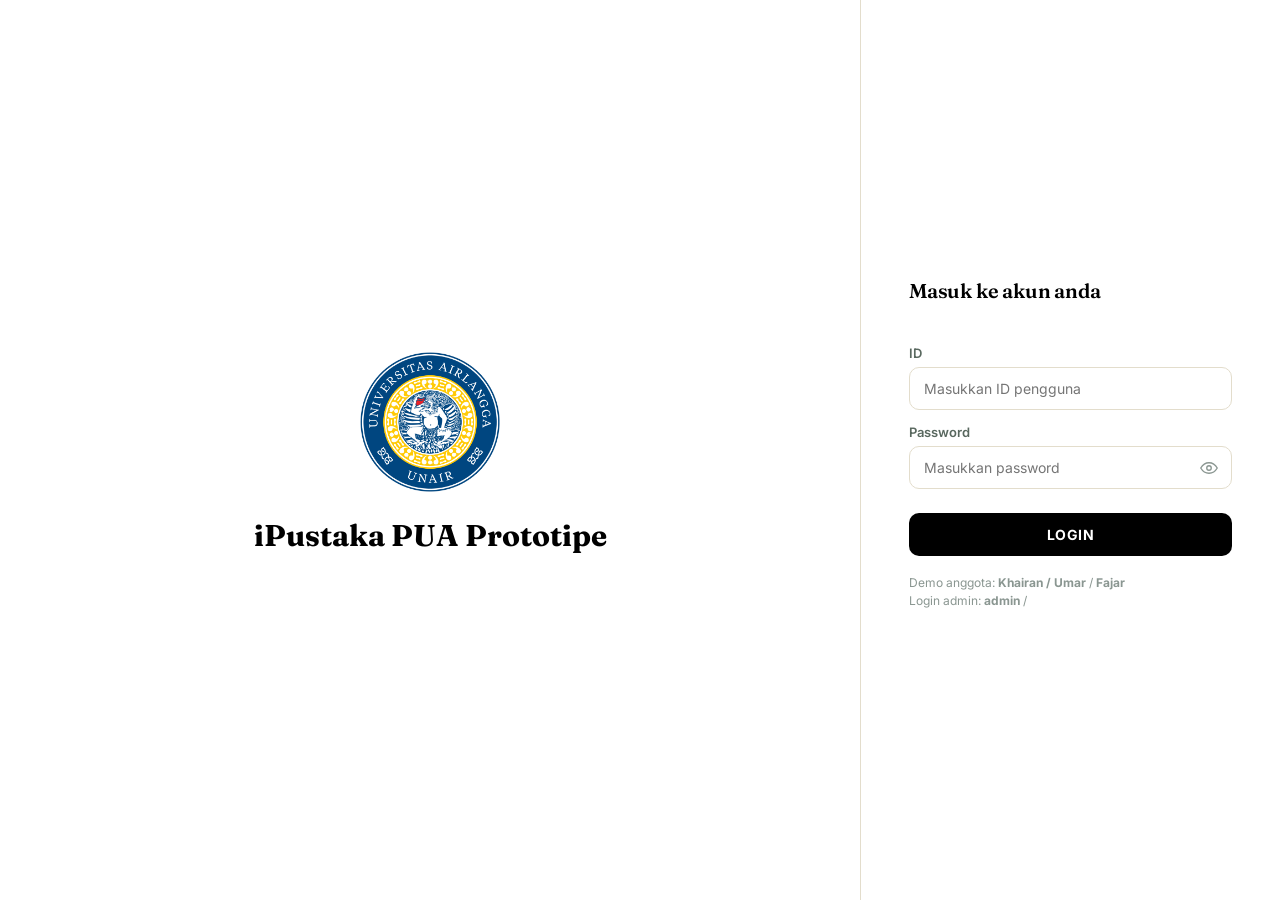
<file: index.html>
<!DOCTYPE html>
<html lang="id">
<head>
<meta charset="UTF-8">
<meta name="viewport" content="width=device-width, initial-scale=1.0">
<title>iPustaka PUA — Login</title>
<link rel="preconnect" href="https://fonts.googleapis.com">
<link href="https://fonts.googleapis.com/css2?family=Fraunces:opsz,wght@9..144,400;9..144,500;9..144,600;9..144,700&family=Inter:wght@400;500;600;700&display=swap" rel="stylesheet">
<link rel="stylesheet" href="style.css">
<script>
  // Kalau sudah login, langsung lempar ke halaman yang sesuai perannya.
  (function () {
    try {
      var raw = localStorage.getItem('ipustaka_session');
      if (raw) {
        var s = JSON.parse(raw);
        window.location.href = (s && s.role === 'admin') ? 'admin-dashboard.html' : 'menu.html';
      }
    } catch (e) {}
  })();
</script>
</head>
<body class="login-body">

<div class="login-screen">
  <div class="login-brand">
    <div class="login-logo-wrap">
      <!--
        Ganti logo: taruh file gambar bernama persis "LOGO-LOGIN.png"
        di folder yang sama dengan file ini. Format lain (.jpg/.jpeg/.webp)
        juga bisa, tinggal sesuaikan nama file di atribut src di bawah ini.
      -->
      <img class="login-logo" src="LOGO-LOGIN.png" alt="Logo institusi"
           onerror="this.style.display='none'; document.getElementById('login-logo-fallback').style.display='flex';">
      <div class="login-logo-fallback" id="login-logo-fallback">
        <svg viewBox="0 0 24 24" fill="none" stroke="#F8F5EE" stroke-width="1.6" stroke-linecap="round" stroke-linejoin="round"><path d="M4 5c3-1.5 6-1.5 8 0v14c-2-1.5-5-1.5-8 0z"/><path d="M20 5c-3-1.5-6-1.5-8 0v14c2-1.5 5-1.5 8 0z"/></svg>
      </div>
    </div>
    <div class="login-brand-title">iPustaka PUA Prototipe</div>
  </div>

  <div class="login-panel">
    <h1 class="login-panel-title">Masuk ke akun anda</h1>
    <form id="login-form" class="login-form" novalidate>
      <label class="login-label" for="login-id">ID</label>
      <input class="login-input" type="text" id="login-id" placeholder="Masukkan ID pengguna" autocomplete="username">

      <label class="login-label" for="login-password">Password</label>
      <div class="login-password-wrap">
        <input class="login-input" type="password" id="login-password" placeholder="Masukkan password" autocomplete="current-password">
        <button type="button" class="login-eye" id="login-eye" aria-label="Tampilkan password">
          <svg viewBox="0 0 24 24" fill="none" stroke="currentColor" stroke-width="1.8" stroke-linecap="round" stroke-linejoin="round"><path d="M1 12s4-7 11-7 11 7 11 7-4 7-11 7-11-7-11-7z"/><circle cx="12" cy="12" r="3"/></svg>
        </button>
      </div>

      <p class="login-error" id="login-error" hidden></p>

      <button type="submit" class="login-submit">LOGIN</button>
    </form>
    <p class="login-hint">Demo anggota: <strong>Khairan / Umar</strong> / <strong>Fajar</strong><br>Login admin: <strong>admin</strong> / <strong></strong></p>
  </div>
</div>

<script src="members-data.js"></script>
<script src="auth.js"></script>
<script>
  document.getElementById('login-eye').addEventListener('click', function () {
    var input = document.getElementById('login-password');
    input.type = (input.type === 'password') ? 'text' : 'password';
  });

  document.getElementById('login-form').addEventListener('submit', function (e) {
    e.preventDefault();
    var id = document.getElementById('login-id').value.trim();
    var password = document.getElementById('login-password').value;
    var errorEl = document.getElementById('login-error');
    errorEl.hidden = true;

    if (id === AUTH_ADMIN.id && password === AUTH_ADMIN.password) {
      saveSession({ role: 'admin', name: 'Admin' });
      window.location.href = 'admin-dashboard.html';
      return;
    }

    var members = getMembers();
    var match = members.find(function (m) { return m.name === id && m.password === password; });
    if (match) {
      saveSession({ role: 'member', name: match.name });
      window.location.href = 'menu.html';
      return;
    }

    errorEl.textContent = 'ID atau password salah.';
    errorEl.hidden = false;
  });
</script>

</body>
</html>
</file>
<file: style.css>
:root{
  --teal-900:#000000;
  --black-000:#000000;
  --teal-800:#000000;
  --teal-700:#2C4A47;
  --sage-400:#8FA893;
  --sage-200:#D6E2D8;
  --cream-50:#ffffff;
  --cream-100:#F1ECE0;
  --gold-500:#0f00b2;
  --gold-100:#fff3d8;
  --ink-900:#1F2A28;
  --ink-600:#59685F;
  --ink-400:#8A9691;
  --border:#E3DDCC;
  --red-500:#ff0000;
  --radius-sm:8px;
  --radius-md:14px;
}

*{box-sizing:border-box;}
@media (prefers-reduced-motion: reduce){
  *{animation-duration:0.001ms !important; transition-duration:0.001ms !important;}
}

html,body{
  margin:0; padding:0; height:100%;
  background:var(--cream-50);
  color:var(--black-000);
  font-family:'Inter',system-ui,sans-serif;
  -webkit-font-smoothing:antialiased;
}

h1,h2,h3,.font-display{
  font-family:'Fraunces',Georgia,serif;
  font-weight:600;
  letter-spacing:-0.01em;
}

a{color:inherit;}
button{font-family:inherit;}

::selection{background:var(--gold-100);}

:focus-visible{
  outline:2px solid var(--gold-500);
  outline-offset:2px;
  border-radius:4px;
}

/* ---------- APP SHELL ---------- */
.app{
  display:flex;
  min-height:100vh;
  max-width:1400px;
  margin:0 auto;
  background:var(--cream-50);
  border-left:1px solid var(--border);
  border-right:1px solid var(--border);
}

/* ---------- SIDEBAR ---------- */
.sidebar{
  width:250px;
  flex-shrink:0;
  background:var(--teal-800);
  color:var(--cream-50);
  display:flex;
  flex-direction:column;
  padding:28px 18px;
  position:sticky;
  top:0;
  height:100vh;
}

.brand{
  display:flex;
  align-items:center;
  gap:10px;
  padding:0 8px 30px 8px;
}
.brand-mark{
  width:34px; height:34px;
  border-radius:9px;
  background:var(--gold-500);
  display:flex; align-items:center; justify-content:center;
  flex-shrink:0;
}
.brand-mark svg{width:18px;height:18px;}
.brand-name{
  font-family:'Fraunces',serif;
  font-size:19px;
  font-weight:600;
  color:var(--cream-50);
  line-height:1.1;
}
.brand-sub{
  font-size:11px;
  color:var(--sage-400);
  margin-top:1px;
  letter-spacing:0.02em;
}

.nav{
  display:flex;
  flex-direction:column;
  gap:4px;
  margin-top:6px;
}

/* Baris yang membungkus tautan menu + tombol panah pembuka submenu */
.nav-row{display:flex; align-items:center; gap:2px;}
.nav-row > .nav-item, .nav-row > .nav-subitem{flex:1; min-width:0;}

.nav-item{
  display:flex;
  align-items:center;
  gap:12px;
  padding:11px 14px;
  border-radius:10px;
  cursor:pointer;
  color:var(--sage-200);
  font-size:14.5px;
  font-weight:500;
  text-decoration:none;
  transition:background .15s ease, color .15s ease;
}
.nav-item svg{width:19px;height:19px;flex-shrink:0;}
.nav-item:hover{
  background:rgba(248,245,238,0.07);
  color:var(--cream-50);
}
.nav-item.active{
  background:var(--cream-50);
  color:var(--teal-800);
}
.nav-item.active svg{stroke:var(--teal-800);}

.nav-subitem{
  display:flex;
  align-items:center;
  gap:8px;
  padding:8px 12px;
  border-radius:8px;
  cursor:pointer;
  color:var(--sage-200);
  font-size:13.5px;
  font-weight:500;
  text-decoration:none;
  transition:background .15s ease, color .15s ease;
}
.nav-subitem:hover{background:rgba(248,245,238,0.07); color:var(--cream-50);}
.nav-subitem.active{background:var(--cream-50); color:var(--teal-800);}

/* Tombol kecil khusus untuk membuka/menutup submenu (tidak berpindah halaman) */
.nav-toggle{
  background:transparent;
  border:none;
  color:var(--sage-200);
  cursor:pointer;
  display:flex;
  align-items:center;
  justify-content:center;
  width:32px;
  height:32px;
  border-radius:8px;
  flex-shrink:0;
}
.nav-toggle:hover{background:rgba(248,245,238,0.07); color:var(--cream-50);}

.nav-chevron{
  width:14px; height:14px;
  flex-shrink:0;
  transition:transform .18s ease;
}
.nav-chevron.small{width:12px; height:12px;}
.nav-chevron.rotated{transform:rotate(90deg);}

.nav-sub{
  max-height:0;
  overflow:hidden;
  display:flex;
  flex-direction:column;
  gap:2px;
  margin-left:19px;
  padding-left:13px;
  border-left:1px solid rgba(248,245,238,0.15);
  transition:max-height .22s ease;
}
.nav-group.open > .nav-sub{max-height:300px; margin-top:4px; padding-bottom:2px;}

/* ---------- BOOK RECOMMENDATION CARDS ---------- */
.rec-intro{font-size:13.5px; color:var(--ink-600); margin:-6px 0 18px 0; max-width:520px;}
.book-grid{
  display:grid;
  grid-template-columns:repeat(auto-fill, minmax(148px,1fr));
  gap:18px 16px;
}
.book-card{cursor:pointer;}
.book-cover{
  aspect-ratio:3/4;
  border-radius:10px;
  padding:13px 13px 12px 13px;
  margin-bottom:10px;
  position:relative;
  overflow:hidden;
  transition:transform .15s ease;
}
.book-card:hover .book-cover{transform:translateY(-3px);}
.book-mark{
  position:absolute;
  top:10px; right:10px;
  width:18px; height:18px;
  opacity:0.22;
  z-index:1;
}
.book-cover-title{
  font-family:'Fraunces',serif;
  font-size:13px;
  font-weight:600;
  line-height:1.3;
  color:#F8F5EE;
  margin:0;
  max-width:82%;
  position:relative;
  z-index:1;
}
.book-cover-img{
  position:absolute;
  inset:0;
  width:100%;
  height:100%;
  object-fit:cover;
  z-index:2;
}
.book-call{
  position:absolute;
  left:11px; bottom:11px;
  background:#F8F5EE;
  color:var(--black-000);
  font-size:10px;
  font-weight:700;
  padding:3px 7px;
  border-radius:4px;
  letter-spacing:0.01em;
  z-index:3;
}
.book-author{font-size:12px; color:var(--ink-600); margin:0;}

.sidebar-footer{
  margin-top:auto;
  padding:14px 14px 4px 14px;
  border-top:1px solid rgba(248,245,238,0.12);
}
.sidebar-footer-title{
  font-size:12.5px;
  color:var(--sage-200);
  line-height:1.5;
}
.sidebar-footer-title strong{
  display:block;
  color:var(--cream-50);
  font-weight:600;
  font-size:13px;
}

/* ---------- MAIN ---------- */
.main{
  flex:1;
  min-width:0;
  display:flex;
  flex-direction:column;
}

.topbar{
  display:flex;
  align-items:center;
  justify-content:space-between;
  gap:24px;
  padding:20px 32px;
  border-bottom:1px solid var(--border);
  background:var(--cream-50);
  position:sticky;
  top:0;
  z-index:5;
}

.search-wrap{
  display:flex;
  align-items:center;
  gap:18px;
  flex:1;
  min-width:0;
}
.search-box{
  display:flex;
  align-items:center;
  gap:8px;
  background:#fff;
  border:1px solid var(--border);
  border-radius:10px;
  padding:9px 14px;
  max-width:340px;
  width:100%;
}
.search-box svg{width:16px;height:16px;stroke:var(--ink-400);flex-shrink:0;}
.search-box input{
  border:none;
  outline:none;
  font-size:14px;
  width:100%;
  color:var(--black-000);
  background:transparent;
}
.search-box input::placeholder{color:var(--ink-400);}

.search-modes{
  display:flex;
  gap:16px;
  font-size:13.5px;
  color:var(--ink-600);
  white-space:nowrap;
}
.search-mode{
  display:flex;
  align-items:center;
  gap:6px;
  cursor:pointer;
}
.radio-dot{
  width:15px;height:15px;
  border-radius:50%;
  border:1.5px solid var(--ink-400);
  display:flex;align-items:center;justify-content:center;
  flex-shrink:0;
}
.radio-dot.checked{border-color:var(--teal-700);}
.radio-dot.checked::after{
  content:'';
  width:7px;height:7px;
  border-radius:50%;
  background:var(--teal-700);
}

.user-block{
  display:flex;
  align-items:center;
  gap:12px;
  flex-shrink:0;
}
.user-text{text-align:right;}
.user-name{font-size:14px; font-weight:600; color:var(--black-000);}
.user-logout{
  font-size:12.5px;
  color:var(--ink-600);
  cursor:pointer;
  text-decoration:none;
}
.user-logout:hover{color:var(--red-500);}
.avatar{
  width:38px;height:38px;
  border-radius:50%;
  background:var(--sage-200);
  color:var(--teal-800);
  display:flex;align-items:center;justify-content:center;
  font-weight:600;
  font-size:14px;
  flex-shrink:0;
}

.content{
  padding:32px;
  flex:1;
}
.view{display:none;}
.view.active{display:block;}

/* ---------- BERANDA: HERO ---------- */
.hero{
  position:relative;
  background:linear-gradient(120deg, var(--teal-900) 0%, var(--teal-700) 100%);
  border-radius:var(--radius-md);
  padding:40px 44px;
  color:var(--cream-50);
  overflow:hidden;
  display:flex;
  align-items:center;
  justify-content:space-between;
  gap:24px;
}
.hero-text{position:relative; z-index:2; max-width:420px;}
.hero-eyebrow{
  font-size:13px;
  color:var(--sage-200);
  margin:0 0 6px 0;
}
.hero-title{
  font-size:40px;
  margin:0 0 14px 0;
  color:var(--cream-50);
}
.hero-tag{
  display:inline-block;
  border:1px solid rgba(248,245,238,0.35);
  border-radius:999px;
  padding:8px 18px;
  font-size:14px;
  color:var(--cream-50);
}
.hero-illustration{
  position:relative;
  z-index:2;
  flex-shrink:0;
  width:180px;
  height:150px;
}

/* ---------- SECTION HEADERS ---------- */
.section{margin-top:36px;}
.section-head{
  display:flex;
  align-items:baseline;
  justify-content:space-between;
  margin-bottom:16px;
}
.section-title{
  font-size:20px;
  margin:0;
  color:var(--black-000);
}
.section-link{
  font-size:13.5px;
  color:var(--teal-700);
  font-weight:600;
  cursor:pointer;
  text-decoration:none;
  border-bottom:1px solid transparent;
}
.section-link:hover{border-bottom-color:var(--teal-700);}

/* ---------- CATEGORY PILLS ---------- */
.category-grid{
  display:grid;
  grid-template-columns:repeat(auto-fill, minmax(170px,1fr));
  gap:12px;
}
.category-pill{
  background:#fff;
  border:1px solid var(--border);
  border-radius:12px;
  padding:16px 14px;
  font-size:13.5px;
  font-weight:600;
  color:var(--black-000);
  cursor:pointer;
  transition:border-color .15s ease, transform .15s ease;
}
.category-pill:hover{
  border-color:var(--teal-700);
  transform:translateY(-1px);
}

/* ---------- TOP READERS ---------- */
.readers-row{
  display:flex;
  gap:22px;
  overflow-x:auto;
  padding-bottom:6px;
}
.reader{
  display:flex;
  flex-direction:column;
  align-items:center;
  gap:8px;
  min-width:84px;
  text-align:center;
}
.reader-avatar{
  width:60px;height:60px;
  border-radius:50%;
  display:flex;align-items:center;justify-content:center;
  font-weight:600;
  font-size:16px;
  color:#fff;
  position:relative;
}
.reader-rank{
  position:absolute;
  top:-4px; right:-4px;
  width:20px;height:20px;
  border-radius:50%;
  background:var(--gold-500);
  color:#fff;
  font-size:10.5px;
  font-weight:700;
  display:flex;align-items:center;justify-content:center;
  border:2px solid var(--cream-50);
}
.reader-name{font-size:12px; color:var(--ink-600); line-height:1.3;}

/* ---------- BERITA GRID ---------- */
.news-grid{
  display:grid;
  grid-template-columns:repeat(auto-fill, minmax(240px,1fr));
  gap:20px;
}
.news-card{
  background:#fff;
  border:1px solid var(--border);
  border-radius:var(--radius-md);
  overflow:hidden;
  cursor:pointer;
  transition:box-shadow .18s ease, transform .18s ease;
}
.news-card:hover{
  box-shadow:0 8px 24px rgba(23,48,45,0.10);
  transform:translateY(-2px);
}
.news-image{
  height:130px;
  display:flex;
  align-items:center;
  justify-content:center;
}
.news-image svg{width:34px;height:34px;opacity:0.8;}
.news-body{padding:14px 16px 18px 16px;}
.news-tag{
  font-size:11px;
  font-weight:700;
  color:var(--gold-500);
  margin-bottom:6px;
}
.news-title{
  font-size:14.5px;
  font-weight:600;
  line-height:1.4;
  margin:0 0 8px 0;
  color:var(--black-000);
}
.news-date{font-size:12px; color:var(--ink-400);}

/* ---------- RAK PINJAM ---------- */
.shelf-stats{
  display:grid;
  grid-template-columns:repeat(3,1fr);
  gap:16px;
  margin-bottom:28px;
}
.stat-card{
  background:#fff;
  border:1px solid var(--border);
  border-radius:var(--radius-md);
  padding:18px 20px;
}
.stat-num{
  font-family:'Fraunces',serif;
  font-size:30px;
  font-weight:600;
  color:var(--teal-800);
}
.stat-label{font-size:12.5px; color:var(--ink-600); margin-top:2px;}
.stat-card.warn .stat-num{color:var(--gold-500);}
.stat-card.danger .stat-num{color:var(--red-500);}

.loan-list{display:flex; flex-direction:column; gap:12px;}
.loan-row{
  display:flex;
  align-items:center;
  gap:16px;
  background:#fff;
  border:1px solid var(--border);
  border-radius:var(--radius-md);
  padding:14px 18px;
}
.loan-cover{
  width:44px; height:60px;
  border-radius:6px;
  flex-shrink:0;
}
.loan-info{flex:1; min-width:0;}
.loan-title{font-size:14.5px; font-weight:600; color:var(--black-000); margin:0 0 3px 0;}
.loan-author{font-size:12.5px; color:var(--ink-600); margin:0;}
.loan-dates{
  display:flex;
  gap:22px;
  font-size:12.5px;
  color:var(--ink-600);
  flex-shrink:0;
}
.loan-dates div span{display:block; color:var(--ink-400); font-size:11px; margin-bottom:2px;}
.status-badge{
  font-size:11.5px;
  font-weight:700;
  padding:5px 11px;
  border-radius:999px;
  flex-shrink:0;
  white-space:nowrap;
}
.status-aktif{background:var(--sage-200); color:var(--teal-800);}
.status-segera{background:var(--gold-100); color:#8A661C;}
.status-terlambat{background:#F4DBD3; color:var(--red-500);}
.loan-action{
  flex-shrink:0;
  background:var(--teal-800);
  color:#fff;
  border:none;
  border-radius:8px;
  padding:8px 14px;
  font-size:12.5px;
  font-weight:600;
  cursor:pointer;
}
.loan-action:hover{background:var(--teal-700);}
.loan-action.ghost{
  background:transparent;
  color:var(--ink-600);
  border:1px solid var(--border);
}
.loan-action.ghost:hover{border-color:var(--ink-600);}

@media (max-width: 900px){
  .sidebar{width:76px; padding:20px 10px;}
  .brand-name,.brand-sub,.nav-item span,.nav-subitem span,.sidebar-footer,.nav-toggle,.nav-sub{display:none;}
  .brand{justify-content:center; padding:0 0 24px 0;}
  .nav-item{justify-content:center; padding:12px;}
  .topbar{flex-wrap:wrap; padding:16px 18px;}
  .search-modes{display:none;}
  .hero{flex-direction:column; align-items:flex-start;}
  .hero-illustration{display:none;}
  .shelf-stats{grid-template-columns:1fr;}
  .loan-row{flex-wrap:wrap;}
  .loan-dates{width:100%; justify-content:space-between;}
}

/* ---------- LOGIN PAGE ---------- */
.login-body{background:var(--cream-50);}
.login-screen{min-height:100vh; display:flex;}
.login-brand{
  flex:1;
  display:flex;
  flex-direction:column;
  align-items:center;
  justify-content:center;
  gap:20px;
  padding:40px;
}
.login-logo-wrap{
  width:150px; height:150px;
  display:flex;
  align-items:center;
  justify-content:center;
}
.login-logo{max-width:100%; max-height:100%; object-fit:contain;}
.login-logo-fallback{
  display:none;
  width:150px; height:150px;
  border-radius:50%;
  background:var(--teal-800);
  align-items:center;
  justify-content:center;
}
.login-logo-fallback svg{width:68px; height:68px; stroke:var(--cream-50);}
.login-brand-title{
  font-family:'Fraunces',serif;
  font-size:30px;
  font-weight:700;
  color:var(--black-000);
}
.login-panel{
  width:420px;
  flex-shrink:0;
  border-left:1px solid var(--border);
  display:flex;
  flex-direction:column;
  justify-content:center;
  padding:48px;
}
.login-panel-title{font-size:20px; margin:0 0 28px 0; color:var(--black-000);}
.login-form{display:flex; flex-direction:column;}
.login-label{font-size:13px; color:var(--ink-600); font-weight:600; margin:14px 0 6px 0;}
.login-input{
  border:1px solid var(--border);
  border-radius:10px;
  padding:12px 14px;
  font-size:14px;
  color:var(--black-000);
  outline:none;
  width:100%;
  font-family:inherit;
}
.login-input:focus{border-color:var(--teal-700);}
.login-password-wrap{position:relative; display:flex; align-items:center;}
.login-password-wrap .login-input{padding-right:42px;}
.login-eye{
  position:absolute;
  right:10px;
  background:none;
  border:none;
  cursor:pointer;
  color:var(--ink-400);
  display:flex;
  align-items:center;
  justify-content:center;
  padding:4px;
}
.login-eye svg{width:18px; height:18px;}
.login-error{color:var(--red-500); font-size:12.5px; margin:10px 0 0 0;}
.login-submit{
  margin-top:24px;
  background:var(--teal-900);
  color:#fff;
  border:none;
  border-radius:10px;
  padding:13px;
  font-size:14px;
  font-weight:700;
  letter-spacing:0.04em;
  cursor:pointer;
}
.login-submit:hover{background:var(--teal-800);}
.login-hint{margin-top:18px; font-size:12px; color:var(--ink-400); line-height:1.5;}

@media (max-width:720px){
  .login-screen{flex-direction:column;}
  .login-panel{width:100%; border-left:none; border-top:1px solid var(--border);}
  .login-brand{padding:32px 20px 12px 20px;}
}

/* ---------- ADMIN DASHBOARD ---------- */
.admin-form{display:flex; gap:10px; flex-wrap:wrap; margin-bottom:10px;}
.admin-form .login-input{flex:1; min-width:160px;}
.loan-action.danger{background:var(--red-500); color:#fff; border:none;}
.loan-action.danger:hover{background:#96392A;}

.export-preview{
  background:var(--teal-900);
  color:#D6E2D8;
  font-family:ui-monospace, "SFMono-Regular", Menlo, Consolas, monospace;
  font-size:12.5px;
  line-height:1.6;
  padding:16px;
  border-radius:10px;
  overflow:auto;
  white-space:pre;
  max-height:260px;
  margin:0;
}
</file>
